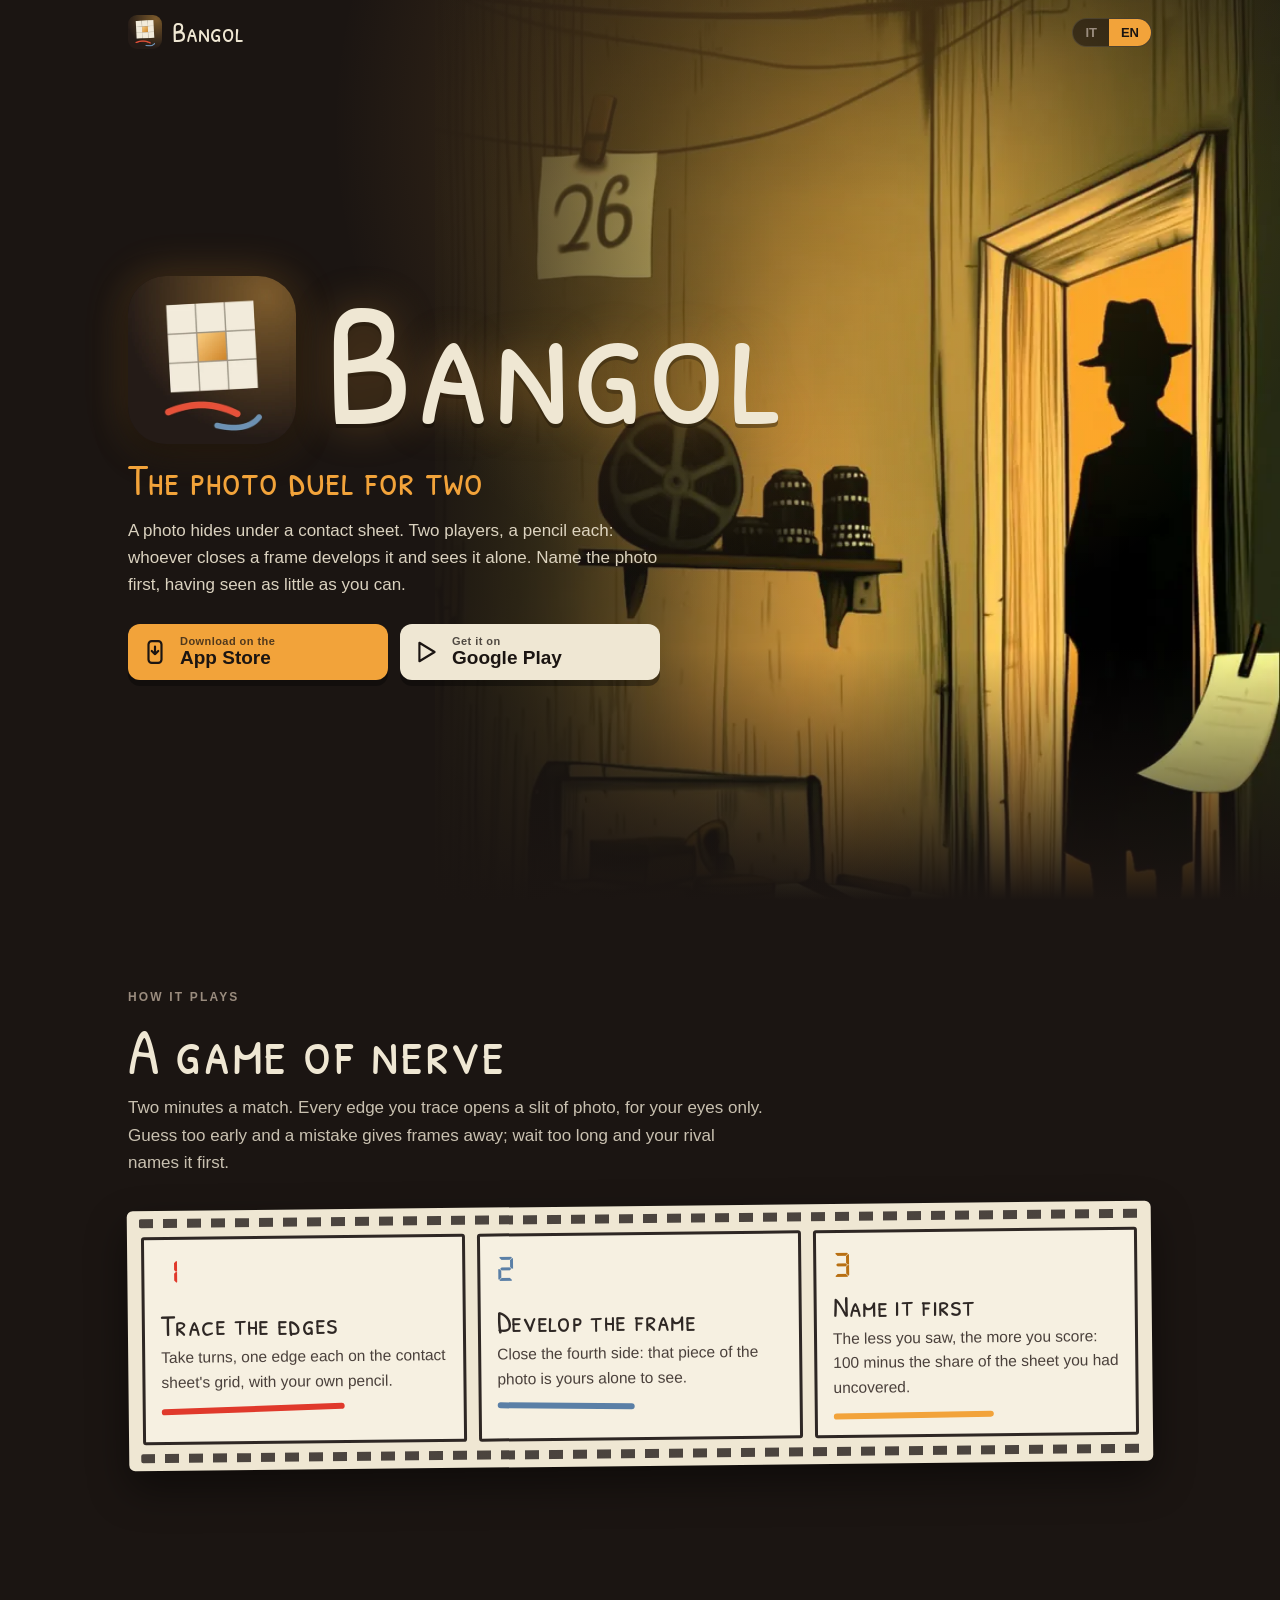
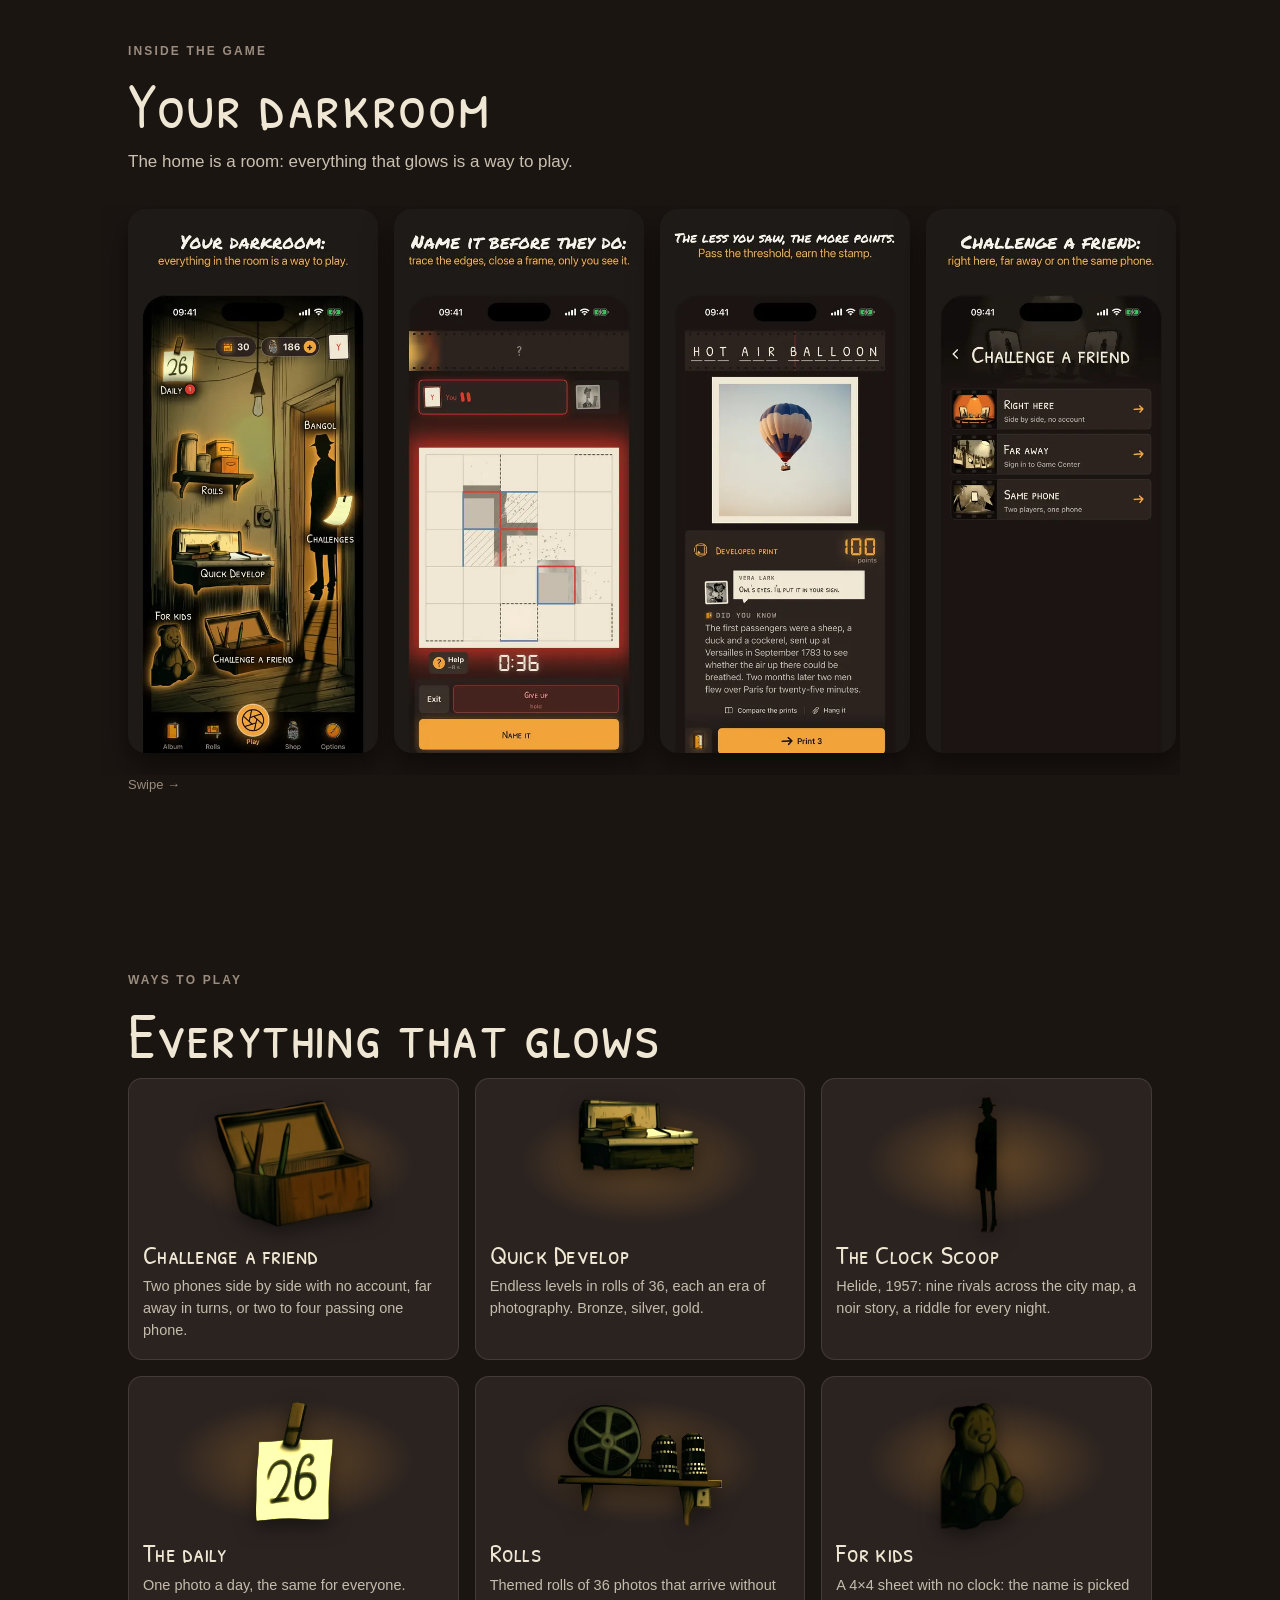
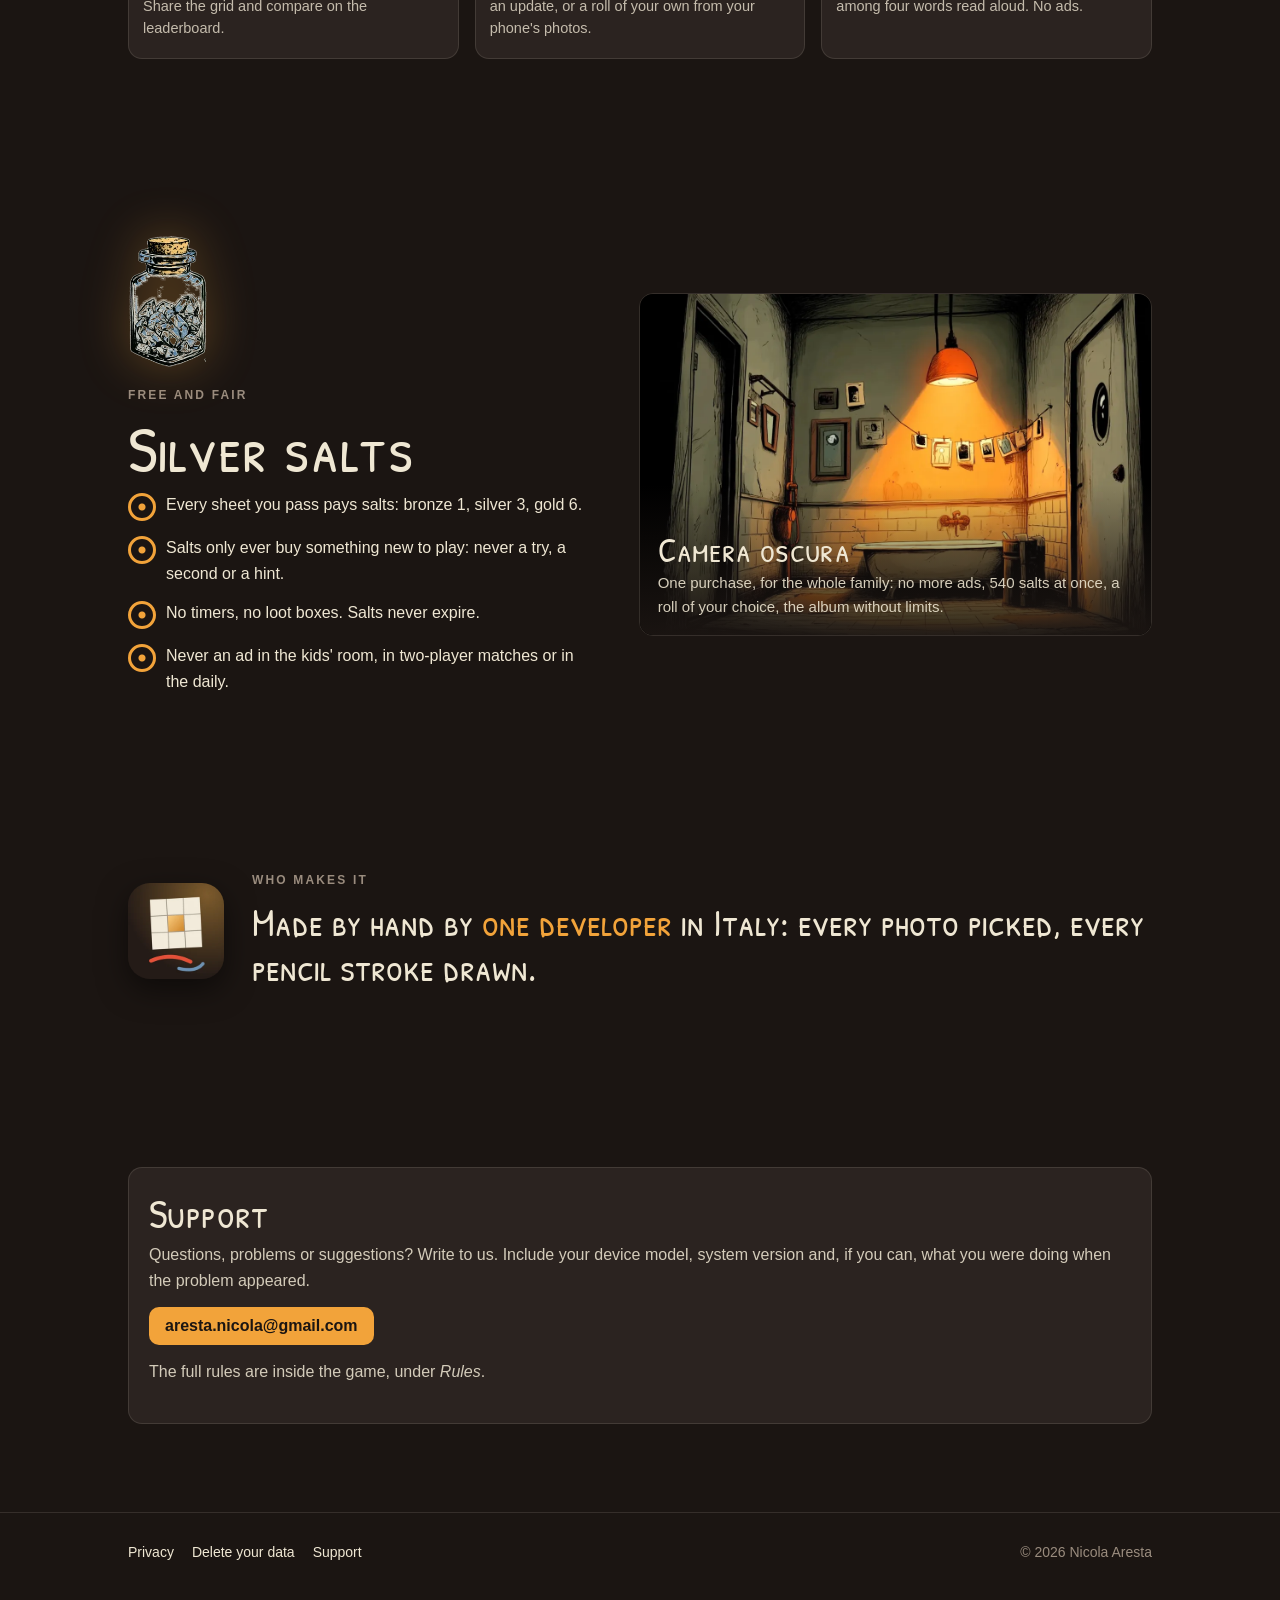
<file: index.html>
<!doctype html>
<html lang="it">
<head>
<meta charset="utf-8">
<meta name="viewport" content="width=device-width,initial-scale=1,viewport-fit=cover">
<title>Bangol – Il duello foto a due</title>
<meta name="description" content="Bangol: una foto sotto un provino a contatto, due giocatori, una matita a testa. Nominala per primo, vedendone il meno possibile. Per iPhone, iPad e Android.">
<meta name="theme-color" content="#1B1512">
<meta property="og:title" content="Bangol – Il duello foto a due">
<meta property="og:description" content="Una foto sotto un provino a contatto: nominala per primo, vedendone il meno possibile.">
<meta property="og:image" content="https://nicobass86.github.io/bangol-site/img/og.jpg">
<meta property="og:type" content="website">
<meta name="twitter:card" content="summary_large_image">
<meta name="apple-itunes-app" content="app-id=6811360804">
<link rel="icon" type="image/png" href="favicon.png">
<link rel="apple-touch-icon" href="apple-touch-icon.png">
<link rel="preload" href="fonts/PatrickHandSC-Regular.woff2" as="font" type="font/woff2" crossorigin>
<link rel="stylesheet" href="style.css">
<script>
// Italian first; an English browser, #en or the switch shows the English.
(function () {
  var en = location.hash === "#en";
  try { var s = localStorage.getItem("lang"); if (s) en = s === "en"; else if (!en) en = !/^it\b/i.test(navigator.language || "it"); } catch (e) {}
  if (en) { document.documentElement.classList.add("en"); document.documentElement.lang = "en"; }
})();
function setLang(l) {
  document.documentElement.classList.toggle("en", l === "en");
  document.documentElement.lang = l;
  try { localStorage.setItem("lang", l); } catch (e) {}
}
</script>
</head>
<body class="i18n">

<header class="top">
  <div class="wrap">
    <a class="brand" href="#"><img src="img/icon.webp" alt="" width="34" height="34">Bangol</a>
    <div class="lang" role="group" aria-label="Lingua / Language">
      <button type="button" data-l="it" onclick="setLang('it')">IT</button>
      <button type="button" data-l="en" onclick="setLang('en')">EN</button>
    </div>
  </div>
</header>

<main>
<section class="hero" aria-labelledby="title">
  <div class="art" role="img" aria-label="La stanza di Bangol: una camera oscura disegnata a matita, con la lampada accesa"></div>
  <div class="glow" aria-hidden="true"></div>
  <div class="wrap">
    <div class="title-row"><img class="app-icon" src="img/icon-hero.webp" alt="" width="192" height="192"><h1 id="title">Bangol</h1></div>
    <p class="tagline"><span lang="it">Il duello foto a due</span><span lang="en">The photo duel for two</span></p>
    <p class="lede">
      <span lang="it">Una foto si nasconde sotto un provino a contatto. Due giocatori, una matita a testa: chi chiude un fotogramma lo sviluppa e lo vede solo lui. Dai un nome alla foto per primo, avendone visto il meno possibile.</span>
      <span lang="en">A photo hides under a contact sheet. Two players, a pencil each: whoever closes a frame develops it and sees it alone. Name the photo first, having seen as little as you can.</span>
    </p>
    <div class="stores">
      <a class="store amber" href="https://apps.apple.com/app/id6811360804">
        <svg viewBox="0 0 24 24" aria-hidden="true"><rect x="6" y="2" width="12" height="20" rx="3" fill="none" stroke="currentColor" stroke-width="2"/><path d="M12 7v7m-3-3 3 3 3-3" fill="none" stroke="currentColor" stroke-width="2" stroke-linecap="round" stroke-linejoin="round"/></svg>
        <span><small lang="it">Scarica su</small><small lang="en">Download on the</small><b>App Store</b></span>
      </a>
      <a class="store" href="https://play.google.com/store/apps/details?id=com.nixare.bangol">
        <svg viewBox="0 0 24 24" aria-hidden="true"><path d="M5 3.5v17l14-8.5z" fill="none" stroke="currentColor" stroke-width="2" stroke-linejoin="round"/></svg>
        <span><small lang="it">Disponibile su</small><small lang="en">Get it on</small><b>Google Play</b></span>
      </a>
    </div>
  </div>
</section>

<section id="come" aria-labelledby="how">
  <div class="wrap">
    <p class="kicker"><span lang="it">Come si gioca</span><span lang="en">How it plays</span></p>
    <h2 class="section-title" id="how"><span lang="it">Un gioco di nervi</span><span lang="en">A game of nerve</span></h2>
    <p class="section-lede">
      <span lang="it">Due minuti a partita. Ogni lato che tracci apre una fessura di foto, solo per i tuoi occhi. Tenta troppo presto e un errore regala fotogrammi; aspetta troppo e la nomina prima l'altro.</span>
      <span lang="en">Two minutes a match. Every edge you trace opens a slit of photo, for your eyes only. Guess too early and a mistake gives frames away; wait too long and your rival names it first.</span>
    </p>
    <div class="sheet">
      <ol class="frames" role="list" style="list-style:none;margin:0;padding:0">
        <li class="frame"><span class="n" aria-hidden="true">1</span><div>
          <h3><span lang="it">Traccia i lati</span><span lang="en">Trace the edges</span></h3>
          <p><span lang="it">A turno, un lato a testa sulla griglia del provino, con la tua matita.</span><span lang="en">Take turns, one edge each on the contact sheet's grid, with your own pencil.</span></p>
          <span class="mark r" aria-hidden="true"></span></div></li>
        <li class="frame"><span class="n" aria-hidden="true">2</span><div>
          <h3><span lang="it">Sviluppa il fotogramma</span><span lang="en">Develop the frame</span></h3>
          <p><span lang="it">Chiudi il quarto lato: quel pezzo di foto lo vedi solo tu.</span><span lang="en">Close the fourth side: that piece of the photo is yours alone to see.</span></p>
          <span class="mark b" aria-hidden="true"></span></div></li>
        <li class="frame"><span class="n" aria-hidden="true">3</span><div>
          <h3><span lang="it">Nominala per primo</span><span lang="en">Name it first</span></h3>
          <p><span lang="it">Meno hai visto, più fai punti: 100 meno la quota di foglio che avevi scoperto.</span><span lang="en">The less you saw, the more you score: 100 minus the share of the sheet you had uncovered.</span></p>
          <span class="mark a" aria-hidden="true"></span></div></li>
      </ol>
    </div>
  </div>
</section>

<section aria-labelledby="look">
  <div class="wrap">
    <p class="kicker"><span lang="it">Dentro il gioco</span><span lang="en">Inside the game</span></p>
    <h2 class="section-title" id="look"><span lang="it">La tua camera oscura</span><span lang="en">Your darkroom</span></h2>
    <p class="section-lede"><span lang="it">La home è una stanza: ogni cosa che brilla è un modo di giocare.</span><span lang="en">The home is a room: everything that glows is a way to play.</span></p>
    <div class="strip" lang="it" tabindex="0" aria-label="Schermate">
      <figure><img src="img/shot_it_1.webp" alt="La home: la camera oscura, ogni oggetto un modo di giocare" width="460" height="1000" loading="lazy"></figure>
      <figure><img src="img/shot_it_3.webp" alt="Una partita: il provino, i lati tracciati, l'orologio" width="460" height="1000" loading="lazy"></figure>
      <figure><img src="img/shot_it_5.webp" alt="Il risultato: la foto svelata e il punteggio" width="460" height="1000" loading="lazy"></figure>
      <figure><img src="img/shot_it_2.webp" alt="Sfida un amico: qui accanto, a distanza, stesso telefono" width="460" height="1000" loading="lazy"></figure>
      <figure><img src="img/shot_it_4.webp" alt="Sviluppo rapido: livelli senza fine in rullini da 36" width="460" height="1000" loading="lazy"></figure>
      <figure><img src="img/shot_it_6.webp" alt="La storia: la mappa di Helide, nove rivali" width="460" height="1000" loading="lazy"></figure>
      <figure><img src="img/shot_it_7.webp" alt="Per i piccoli: nessun orologio, quattro parole" width="460" height="1000" loading="lazy"></figure>
      <figure><img src="img/shot_it_8.webp" alt="Il registro: stampe, record, giorni di fila" width="460" height="1000" loading="lazy"></figure>
    </div>
    <div class="strip" lang="en" tabindex="0" aria-label="Screenshots">
      <figure><img src="img/shot_en_1.webp" alt="The home: the darkroom, every object a way to play" width="460" height="1000" loading="lazy"></figure>
      <figure><img src="img/shot_en_3.webp" alt="A match: the contact sheet, traced edges, the clock" width="460" height="1000" loading="lazy"></figure>
      <figure><img src="img/shot_en_5.webp" alt="The result: the photo revealed and the score" width="460" height="1000" loading="lazy"></figure>
      <figure><img src="img/shot_en_2.webp" alt="Challenge a friend: right here, far away, same phone" width="460" height="1000" loading="lazy"></figure>
      <figure><img src="img/shot_en_4.webp" alt="Quick Develop: endless levels in rolls of 36" width="460" height="1000" loading="lazy"></figure>
      <figure><img src="img/shot_en_6.webp" alt="The story: the map of Helide, nine rivals" width="460" height="1000" loading="lazy"></figure>
      <figure><img src="img/shot_en_7.webp" alt="For kids: no clock, four words" width="460" height="1000" loading="lazy"></figure>
      <figure><img src="img/shot_en_8.webp" alt="The register: prints, records, streaks" width="460" height="1000" loading="lazy"></figure>
    </div>
    <p class="strip-hint" aria-hidden="true"><span lang="it">Scorri →</span><span lang="en">Swipe →</span></p>
  </div>
</section>

<section aria-labelledby="modes">
  <div class="wrap">
    <p class="kicker"><span lang="it">I modi di giocare</span><span lang="en">Ways to play</span></p>
    <h2 class="section-title" id="modes"><span lang="it">Ogni cosa che brilla</span><span lang="en">Everything that glows</span></h2>
    <div class="modes">
      <article class="mode"><div class="pic"><img src="img/obj_friend.webp" alt="" loading="lazy"></div>
        <h3><span lang="it">Sfida un amico</span><span lang="en">Challenge a friend</span></h3>
        <p><span lang="it">Due telefoni fianco a fianco senza account, a distanza a turni, o da due a quattro passandovi il telefono.</span><span lang="en">Two phones side by side with no account, far away in turns, or two to four passing one phone.</span></p></article>
      <article class="mode"><div class="pic"><img src="img/obj_quick_glow.webp" alt="" loading="lazy"></div>
        <h3><span lang="it">Sviluppo rapido</span><span lang="en">Quick Develop</span></h3>
        <p><span lang="it">Livelli senza fine in rullini da 36, ognuno un'epoca della fotografia. Bronzo, argento, oro.</span><span lang="en">Endless levels in rolls of 36, each an era of photography. Bronze, silver, gold.</span></p></article>
      <article class="mode"><div class="pic"><img src="img/obj_story.webp" alt="" loading="lazy"></div>
        <h3><span lang="it">Lo scoop dell'Orologio</span><span lang="en">The Clock Scoop</span></h3>
        <p><span lang="it">Helide, 1957: nove rivali sulla mappa della città, una storia noir, un indovinello per ogni notte.</span><span lang="en">Helide, 1957: nine rivals across the city map, a noir story, a riddle for every night.</span></p></article>
      <article class="mode"><div class="pic"><img src="img/obj_daily.webp" alt="" loading="lazy"></div>
        <h3><span lang="it">La giornaliera</span><span lang="en">The daily</span></h3>
        <p><span lang="it">Una foto al giorno, uguale per tutti. Condividi la griglia e confrontati sulla classifica.</span><span lang="en">One photo a day, the same for everyone. Share the grid and compare on the leaderboard.</span></p></article>
      <article class="mode"><div class="pic"><img src="img/obj_rullini.webp" alt="" loading="lazy"></div>
        <h3><span lang="it">Rullini</span><span lang="en">Rolls</span></h3>
        <p><span lang="it">Rullini a tema da 36 foto che arrivano senza aggiornamento, o un rullino tuo con le foto del telefono.</span><span lang="en">Themed rolls of 36 photos that arrive without an update, or a roll of your own from your phone's photos.</span></p></article>
      <article class="mode"><div class="pic"><img src="img/obj_kids.webp" alt="" loading="lazy"></div>
        <h3><span lang="it">Per i piccoli</span><span lang="en">For kids</span></h3>
        <p><span lang="it">Un foglio 4×4 senza orologio: il nome si sceglie fra quattro parole lette ad alta voce. Niente pubblicità.</span><span lang="en">A 4×4 sheet with no clock: the name is picked among four words read aloud. No ads.</span></p></article>
    </div>
  </div>
</section>

<section aria-labelledby="fair">
  <div class="wrap fair">
    <div>
      <img class="jar" src="img/salt.webp" alt="" width="80" loading="lazy">
      <p class="kicker"><span lang="it">Gratis e onesto</span><span lang="en">Free and fair</span></p>
      <h2 class="section-title" id="fair"><span lang="it">Sali d'argento</span><span lang="en">Silver salts</span></h2>
      <ul>
        <li><span><span lang="it">Ogni foglio passato paga in sali: bronzo 1, argento 3, oro 6.</span><span lang="en">Every sheet you pass pays salts: bronze 1, silver 3, gold 6.</span></span></li>
        <li><span><span lang="it">I sali comprano solo qualcosa di nuovo da giocare: mai un tentativo, un secondo o un aiuto.</span><span lang="en">Salts only ever buy something new to play: never a try, a second or a hint.</span></span></li>
        <li><span><span lang="it">Niente timer, niente loot box. I sali non scadono mai.</span><span lang="en">No timers, no loot boxes. Salts never expire.</span></span></li>
        <li><span><span lang="it">Mai pubblicità nella stanza dei piccoli, nelle partite a due e nella giornaliera.</span><span lang="en">Never an ad in the kids' room, in two-player matches or in the daily.</span></span></li>
      </ul>
    </div>
    <figure class="door">
      <img src="img/darkroom.webp" alt="La Camera oscura: la lampada rossa accesa sulle stampe ad asciugare" width="1200" height="800" loading="lazy">
      <figcaption>
        <h3>Camera oscura</h3>
        <p><span lang="it">Un acquisto solo, per tutta la famiglia: niente più pubblicità, 540 sali subito, un rullino a scelta, l'album senza limiti.</span><span lang="en">One purchase, for the whole family: no more ads, 540 salts at once, a roll of your choice, the album without limits.</span></p>
      </figcaption>
    </figure>
  </div>
</section>

<section aria-labelledby="maker">
  <div class="wrap maker">
    <img src="img/icon.webp" alt="" width="96" height="96" loading="lazy">
    <div>
      <p class="kicker" id="maker"><span lang="it">Chi lo fa</span><span lang="en">Who makes it</span></p>
      <blockquote>
        <span lang="it">Fatto a mano da <span class="hl">uno sviluppatore solo</span>, in Italia: ogni foto scelta, ogni tratto a matita.</span>
        <span lang="en">Made by hand by <span class="hl">one developer</span> in Italy: every photo picked, every pencil stroke drawn.</span>
      </blockquote>
    </div>
  </div>
</section>

<section id="supporto" aria-labelledby="support">
  <div class="wrap">
    <div class="card">
      <h2 id="support"><span lang="it">Supporto</span><span lang="en">Support</span></h2>
      <p><span lang="it">Domande, problemi o suggerimenti? Scrivici. Indica il modello del dispositivo, la versione del sistema e, se puoi, cosa stavi facendo quando è comparso il problema.</span><span lang="en">Questions, problems or suggestions? Write to us. Include your device model, system version and, if you can, what you were doing when the problem appeared.</span></p>
      <p><a class="mail" href="mailto:aresta.nicola@gmail.com?subject=Bangol">aresta.nicola@gmail.com</a></p>
      <p><span lang="it">Le regole complete sono nel gioco, dal menu <em>Regole</em>.</span><span lang="en">The full rules are inside the game, under <em>Rules</em>.</span></p>
    </div>
  </div>
</section>
</main>

<footer>
  <div class="wrap">
    <nav aria-label="Pagine / Pages">
      <a href="privacy.html">Privacy</a>
      <a href="delete-data.html"><span lang="it">Cancellare i dati</span><span lang="en">Delete your data</span></a>
      <a href="#supporto"><span lang="it">Supporto</span><span lang="en">Support</span></a>
    </nav>
    <span>© 2026 Nicola Aresta</span>
  </div>
</footer>
</body>
</html>
</file>
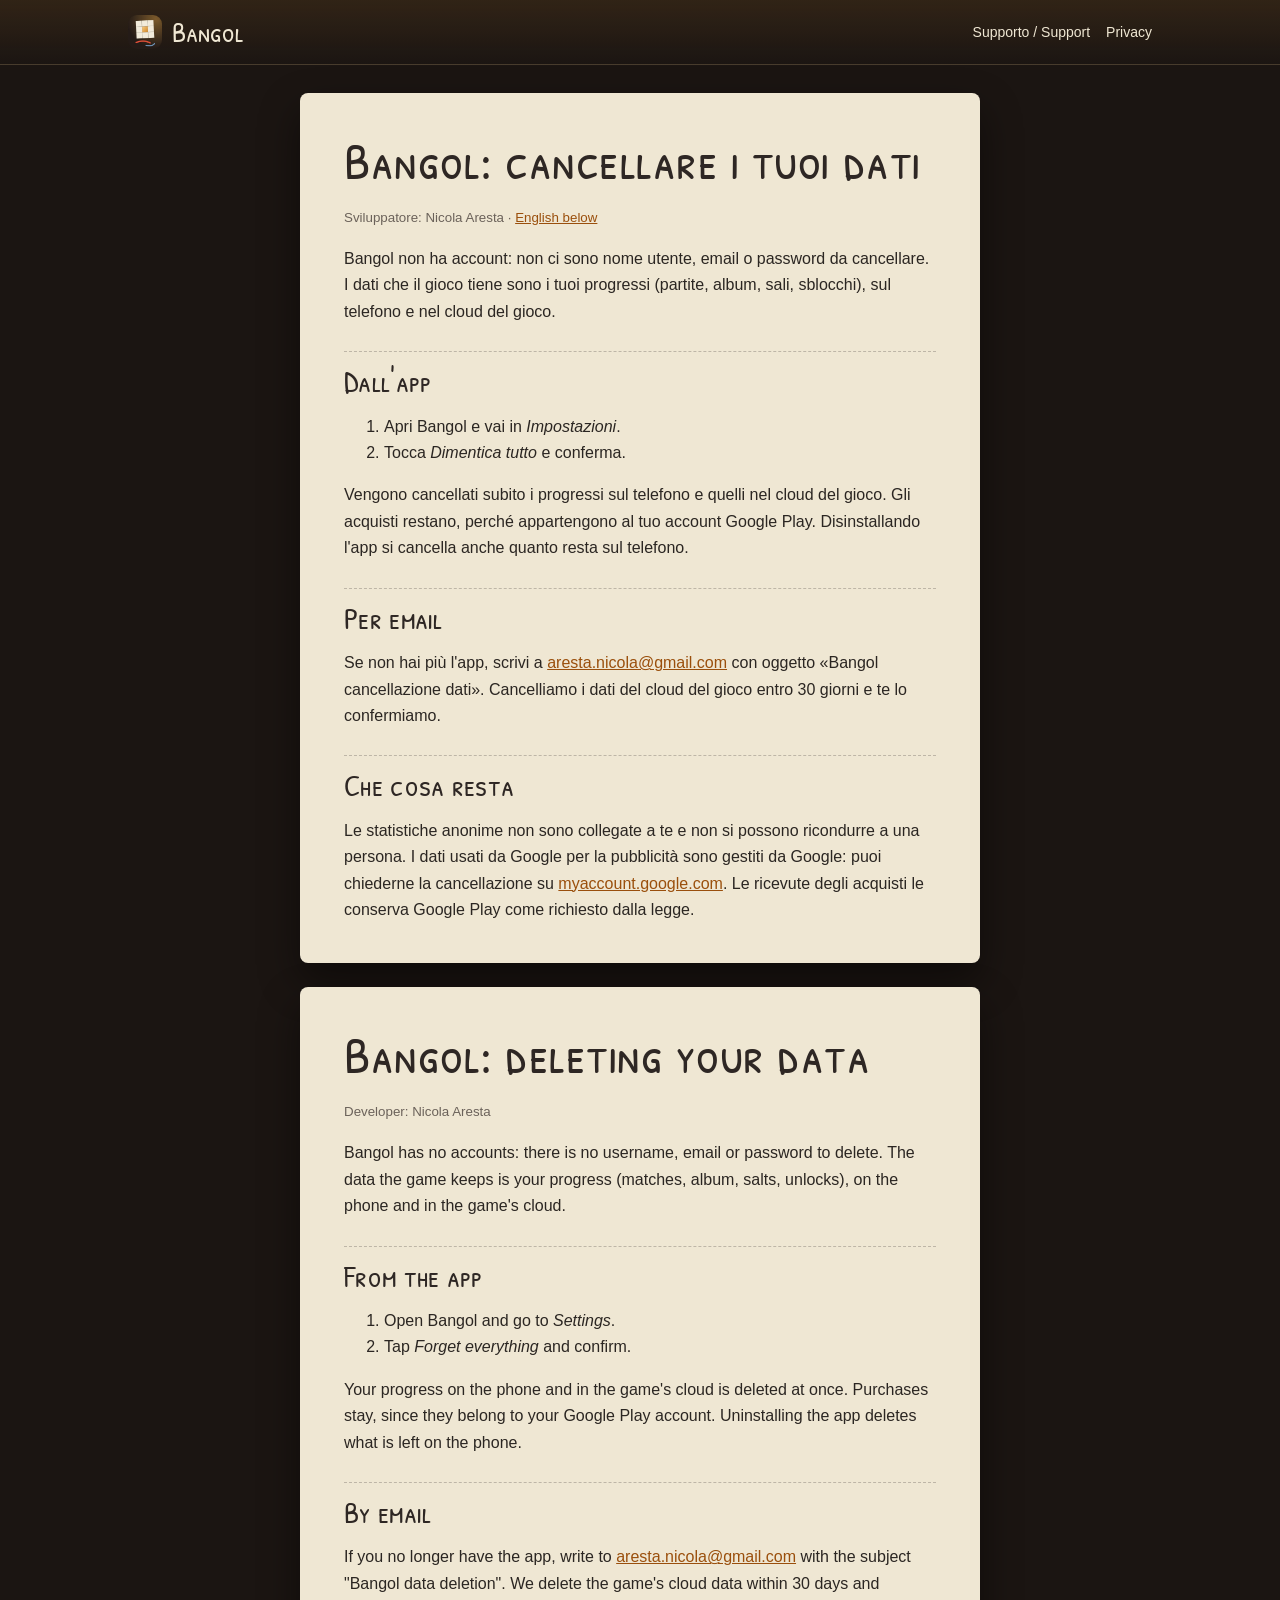
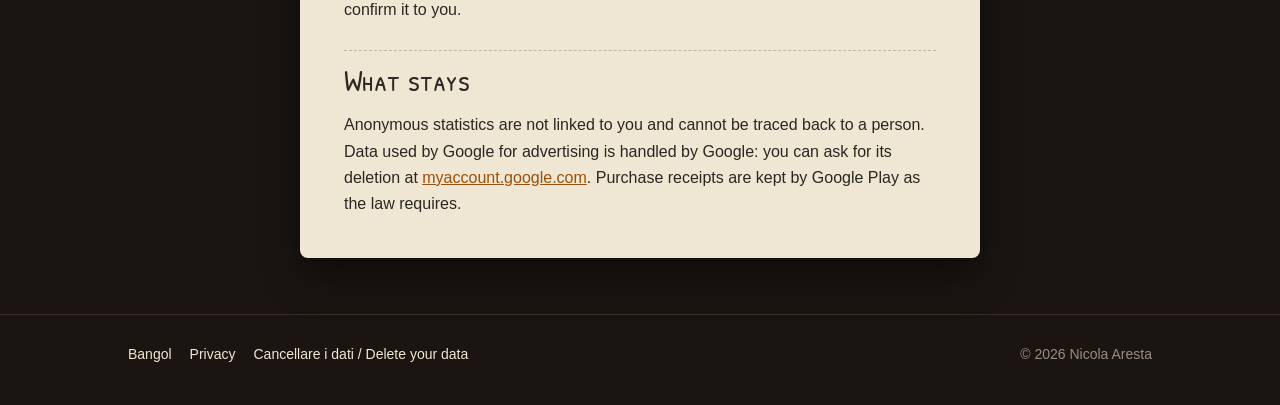
<file: delete-data.html>
<!doctype html><html lang="it"><head><meta charset="utf-8"><meta name="viewport" content="width=device-width,initial-scale=1"><title>Bangol – Cancellare i dati</title><meta name="theme-color" content="#1B1512"><link rel="icon" type="image/png" href="favicon.png"><link rel="apple-touch-icon" href="apple-touch-icon.png"><link rel="stylesheet" href="style.css"></head><body>
<header class="page-top"><div class="wrap"><a class="brand" href="index.html"><img src="img/icon.webp" alt="" width="34" height="34">Bangol</a>
<nav aria-label="Pagine / Pages"><a href="index.html#supporto">Supporto / Support</a><a href="privacy.html">Privacy</a></nav></div></header>
<main class="doc">
<article class="paper" lang="it">
<h1>Bangol: cancellare i tuoi dati</h1>
<p><small>Sviluppatore: Nicola Aresta · <a href="#en">English below</a></small></p>
<p>Bangol non ha account: non ci sono nome utente, email o password da cancellare. I dati che il gioco tiene sono i tuoi progressi (partite, album, sali, sblocchi), sul telefono e nel cloud del gioco.</p>
<h2>Dall'app</h2>
<ol>
<li>Apri Bangol e vai in <em>Impostazioni</em>.</li>
<li>Tocca <em>Dimentica tutto</em> e conferma.</li>
</ol>
<p>Vengono cancellati subito i progressi sul telefono e quelli nel cloud del gioco. Gli acquisti restano, perché appartengono al tuo account Google Play. Disinstallando l'app si cancella anche quanto resta sul telefono.</p>
<h2>Per email</h2>
<p>Se non hai più l'app, scrivi a <a href="mailto:aresta.nicola@gmail.com?subject=Bangol%20cancellazione%20dati">aresta.nicola@gmail.com</a> con oggetto «Bangol cancellazione dati». Cancelliamo i dati del cloud del gioco entro 30 giorni e te lo confermiamo.</p>
<h2>Che cosa resta</h2>
<p>Le statistiche anonime non sono collegate a te e non si possono ricondurre a una persona. I dati usati da Google per la pubblicità sono gestiti da Google: puoi chiederne la cancellazione su <a href="https://myaccount.google.com/">myaccount.google.com</a>. Le ricevute degli acquisti le conserva Google Play come richiesto dalla legge.</p>
</article>
<article class="paper" lang="en"><h1 id="en">Bangol: deleting your data</h1>
<p><small>Developer: Nicola Aresta</small></p>
<p>Bangol has no accounts: there is no username, email or password to delete. The data the game keeps is your progress (matches, album, salts, unlocks), on the phone and in the game's cloud.</p>
<h2>From the app</h2>
<ol>
<li>Open Bangol and go to <em>Settings</em>.</li>
<li>Tap <em>Forget everything</em> and confirm.</li>
</ol>
<p>Your progress on the phone and in the game's cloud is deleted at once. Purchases stay, since they belong to your Google Play account. Uninstalling the app deletes what is left on the phone.</p>
<h2>By email</h2>
<p>If you no longer have the app, write to <a href="mailto:aresta.nicola@gmail.com?subject=Bangol%20data%20deletion">aresta.nicola@gmail.com</a> with the subject "Bangol data deletion". We delete the game's cloud data within 30 days and confirm it to you.</p>
<h2>What stays</h2>
<p>Anonymous statistics are not linked to you and cannot be traced back to a person. Data used by Google for advertising is handled by Google: you can ask for its deletion at <a href="https://myaccount.google.com/">myaccount.google.com</a>. Purchase receipts are kept by Google Play as the law requires.</p>
</article>
</main>
<footer><div class="wrap"><nav aria-label="Pagine / Pages"><a href="index.html">Bangol</a><a href="privacy.html">Privacy</a><a href="delete-data.html">Cancellare i dati / Delete your data</a></nav><span>© 2026 Nicola Aresta</span></div></footer>
</body></html>
</file>
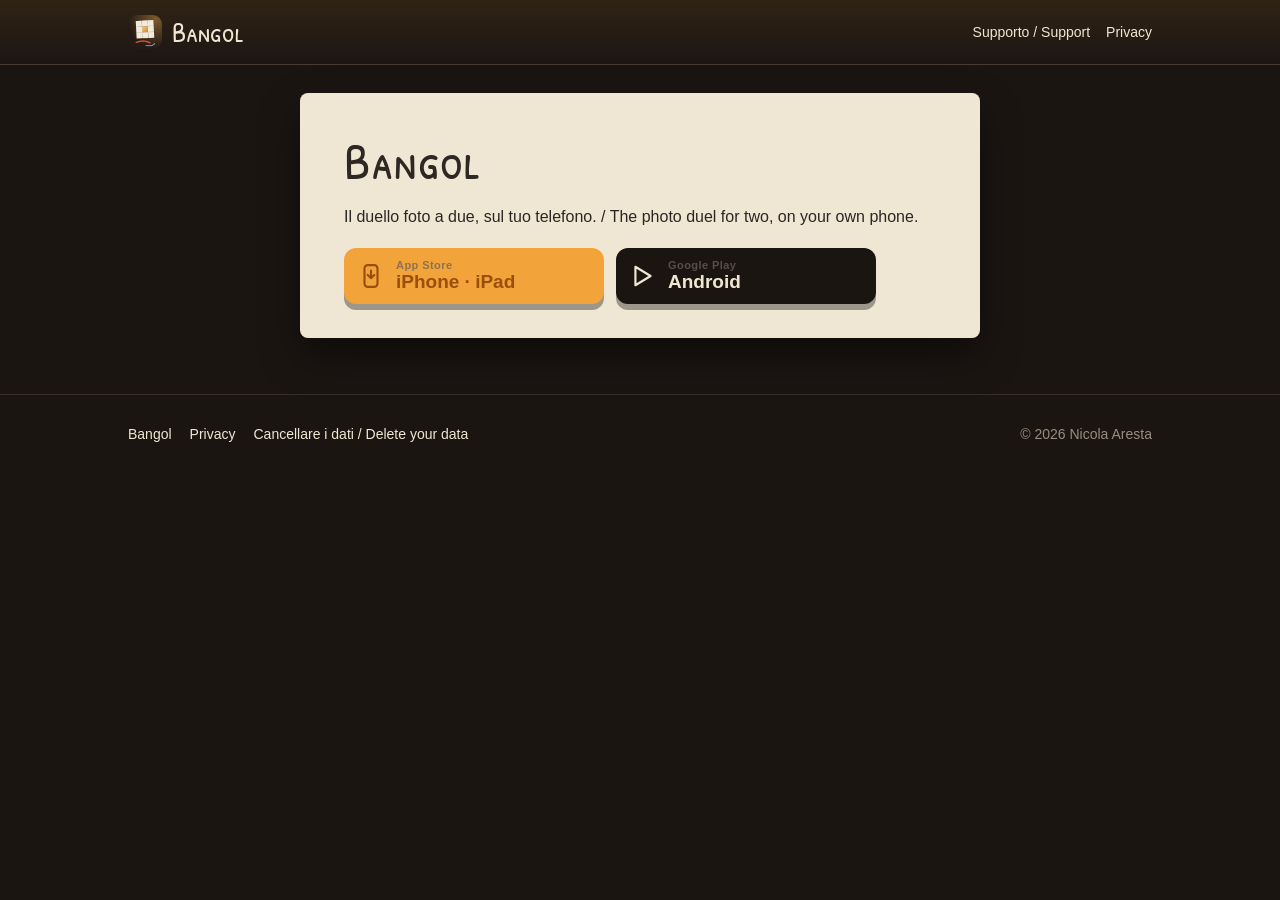
<file: get.html>
<!doctype html><html lang="it"><head><meta charset="utf-8"><meta name="viewport" content="width=device-width,initial-scale=1"><title>Bangol – Scarica</title><meta name="theme-color" content="#1B1512"><link rel="icon" type="image/png" href="favicon.png"><link rel="apple-touch-icon" href="apple-touch-icon.png"><link rel="stylesheet" href="style.css">
<script>
// One link for the QR at the end of a match (09/10/2026): the phone's own store, the referrer
// code passed on where the store keeps it (Play's install referrer; Apple keeps none).
(function () {
  var q = location.search.replace(/^\?/, "");
  var ua = navigator.userAgent || "";
  var apple = "https://apps.apple.com/app/id6811360804?pt=bangol&ct=" + encodeURIComponent(q || "qr") + "&mt=8";
  var play = "https://play.google.com/store/apps/details?id=com.nixare.bangol&referrer=" + encodeURIComponent(q || "utm_source=qr");
  if (/android/i.test(ua)) location.replace(play);
  else if (/iphone|ipad|ipod|macintosh/i.test(ua) && "ontouchend" in document || /iphone|ipad|ipod/i.test(ua)) location.replace(apple);
  window.__stores = { apple: apple, play: play };
})();
</script></head><body>
<header class="page-top"><div class="wrap"><a class="brand" href="index.html"><img src="img/icon.webp" alt="" width="34" height="34">Bangol</a>
<nav aria-label="Pagine / Pages"><a href="index.html#supporto">Supporto / Support</a><a href="privacy.html">Privacy</a></nav></div></header>
<main class="doc">
<article class="paper">
<h1>Bangol</h1>
<p>Il duello foto a due, sul tuo telefono. / The photo duel for two, on your own phone.</p>
<div class="stores">
<a class="store amber" id="apple" href="https://apps.apple.com/app/id6811360804"><svg viewBox="0 0 24 24" aria-hidden="true"><rect x="6" y="2" width="12" height="20" rx="3" fill="none" stroke="currentColor" stroke-width="2"/><path d="M12 7v7m-3-3 3 3 3-3" fill="none" stroke="currentColor" stroke-width="2" stroke-linecap="round" stroke-linejoin="round"/></svg><span><small>App Store</small><b>iPhone · iPad</b></span></a>
<a class="store" style="background:var(--darkroom);color:var(--sheet)" id="play" href="https://play.google.com/store/apps/details?id=com.nixare.bangol"><svg viewBox="0 0 24 24" aria-hidden="true"><path d="M5 3.5v17l14-8.5z" fill="none" stroke="currentColor" stroke-width="2" stroke-linejoin="round"/></svg><span><small>Google Play</small><b>Android</b></span></a>
</div>
</article>
<script>if (window.__stores) { document.getElementById("apple").href = __stores.apple; document.getElementById("play").href = __stores.play; }</script>
</main>
<footer><div class="wrap"><nav aria-label="Pagine / Pages"><a href="index.html">Bangol</a><a href="privacy.html">Privacy</a><a href="delete-data.html">Cancellare i dati / Delete your data</a></nav><span>© 2026 Nicola Aresta</span></div></footer>
</body></html>
</file>
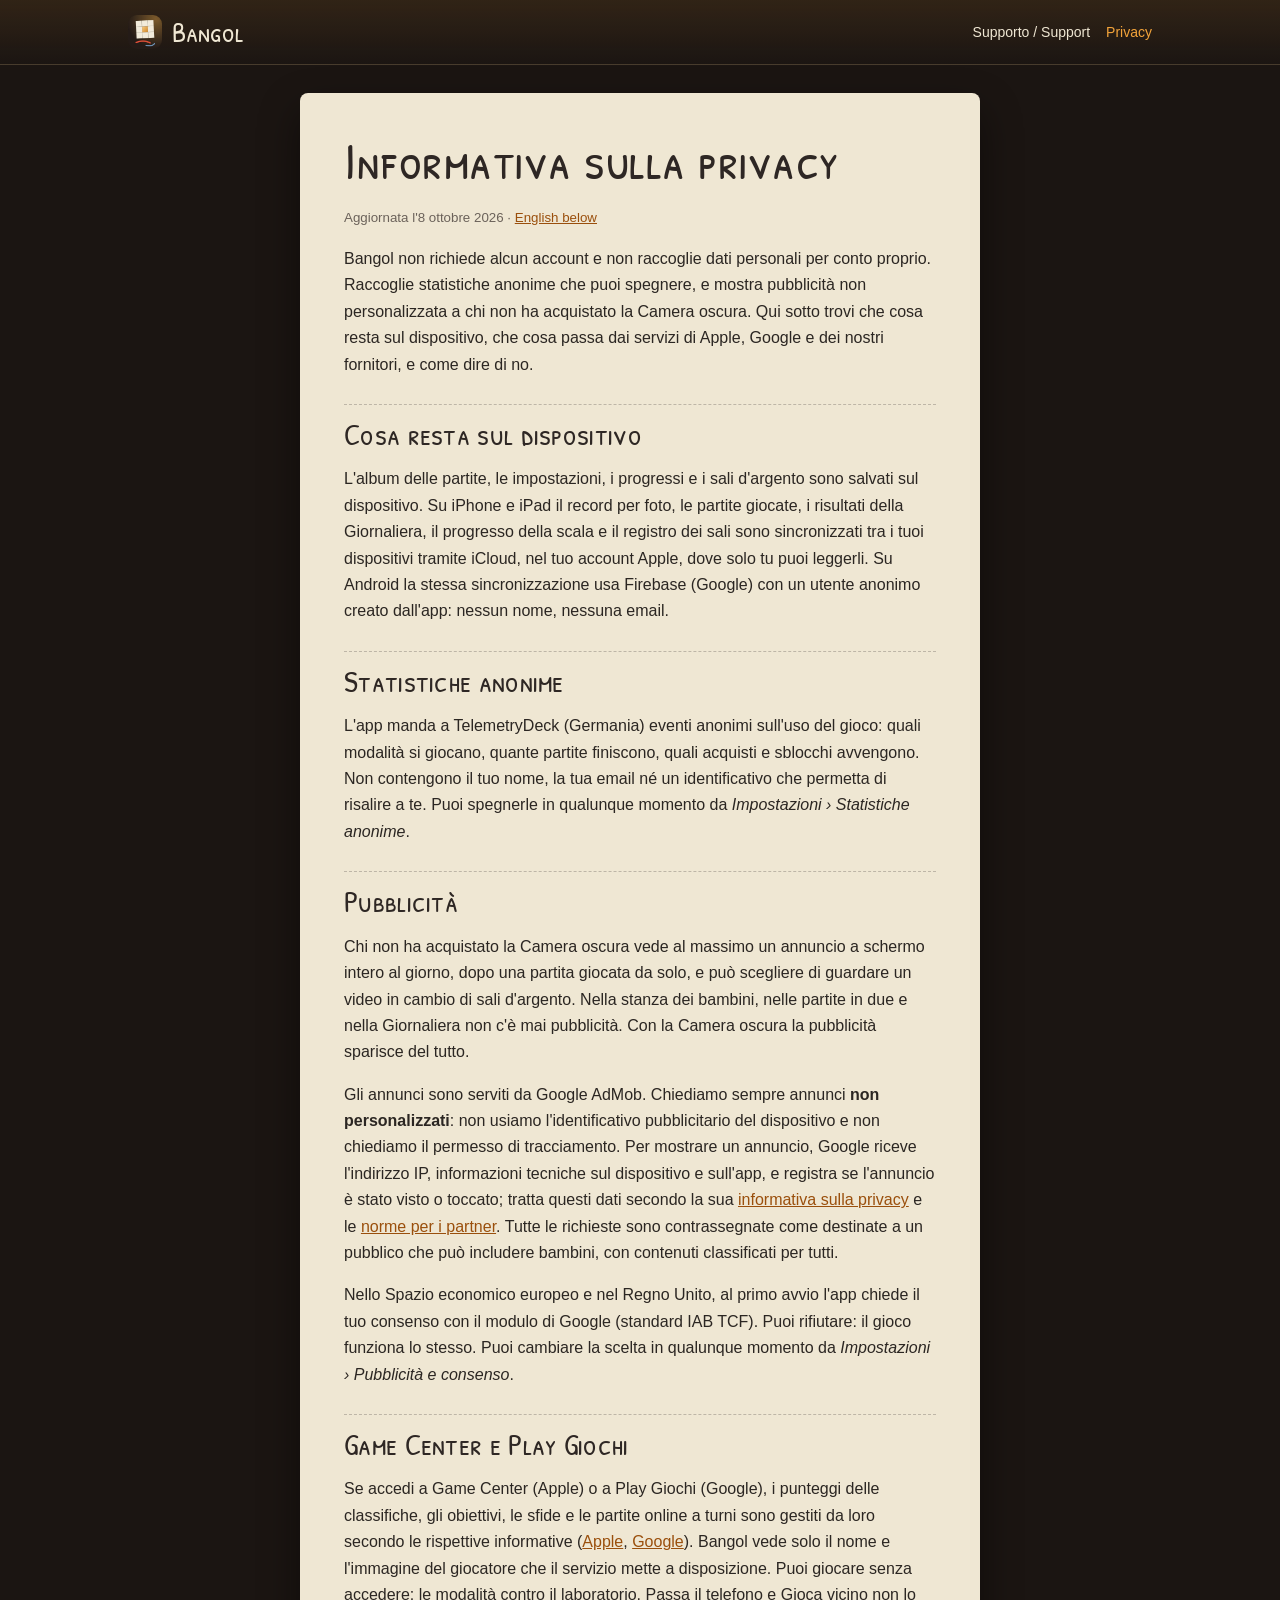
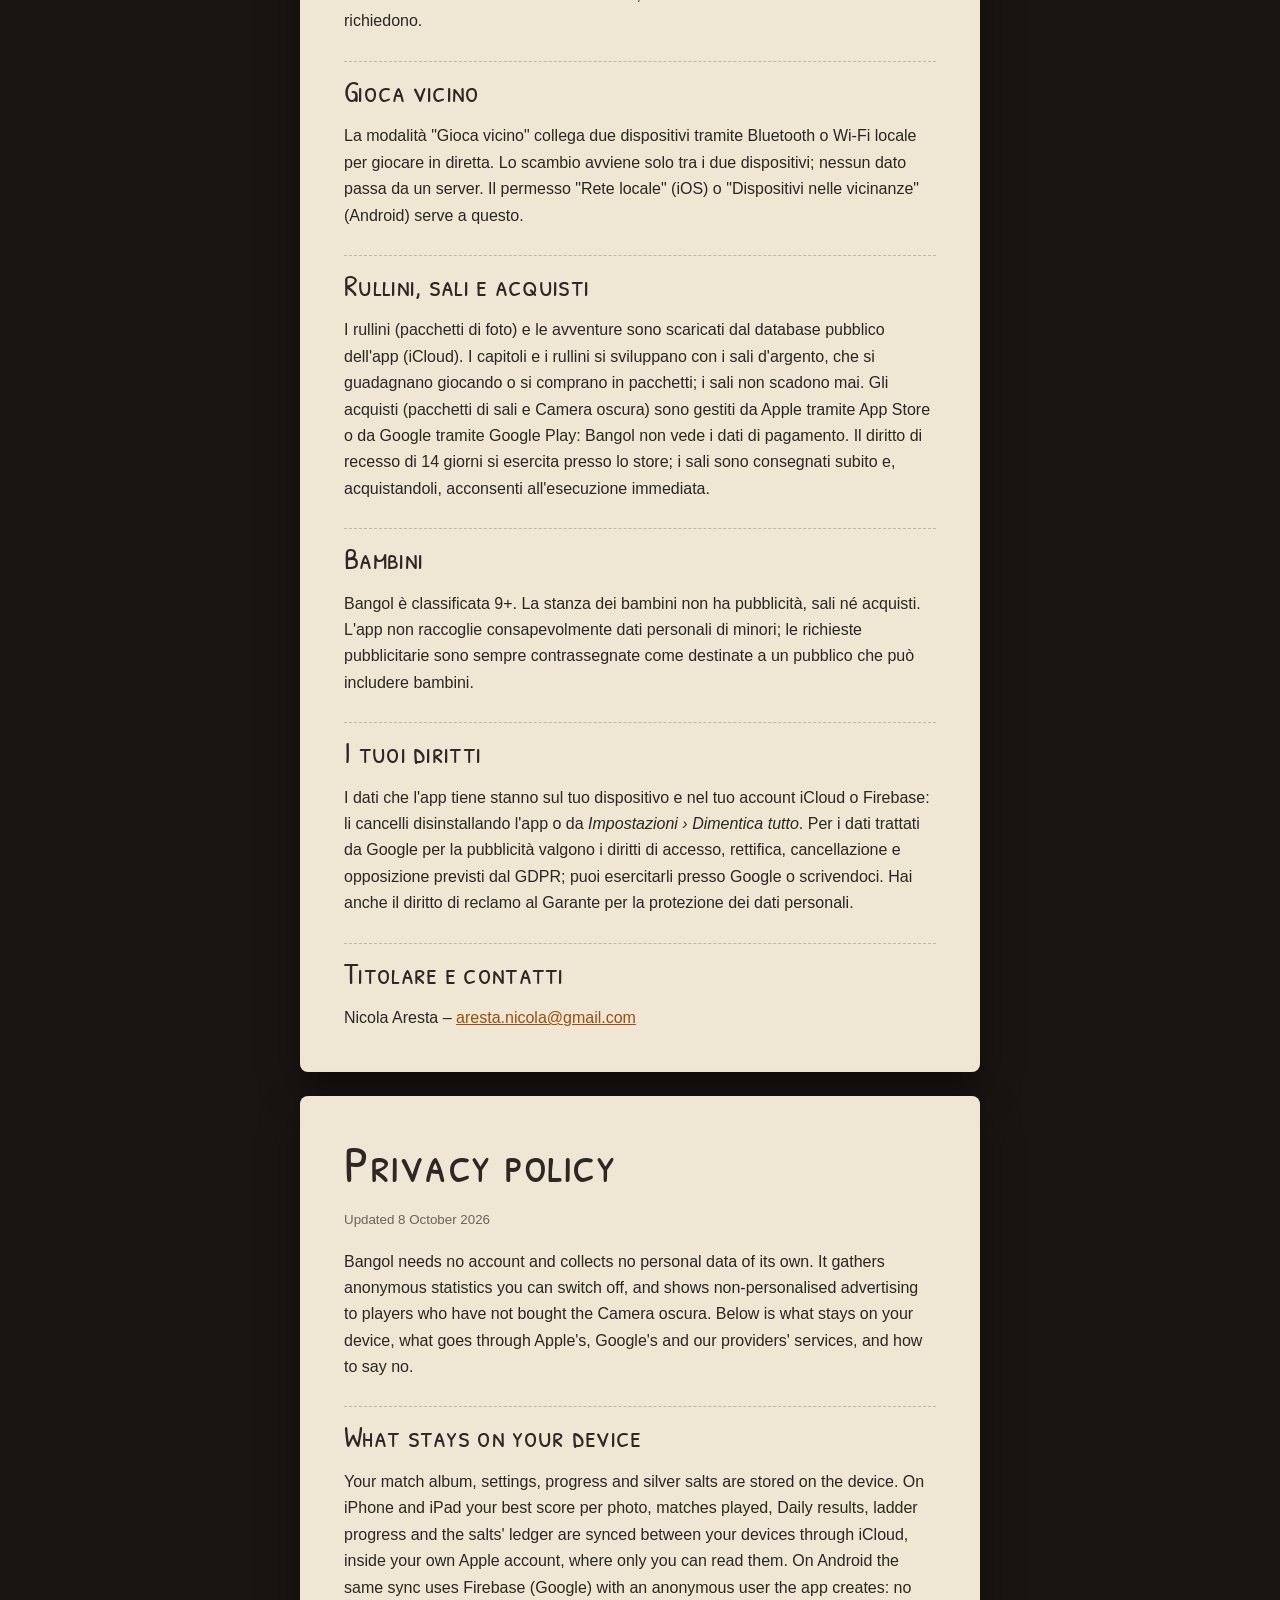
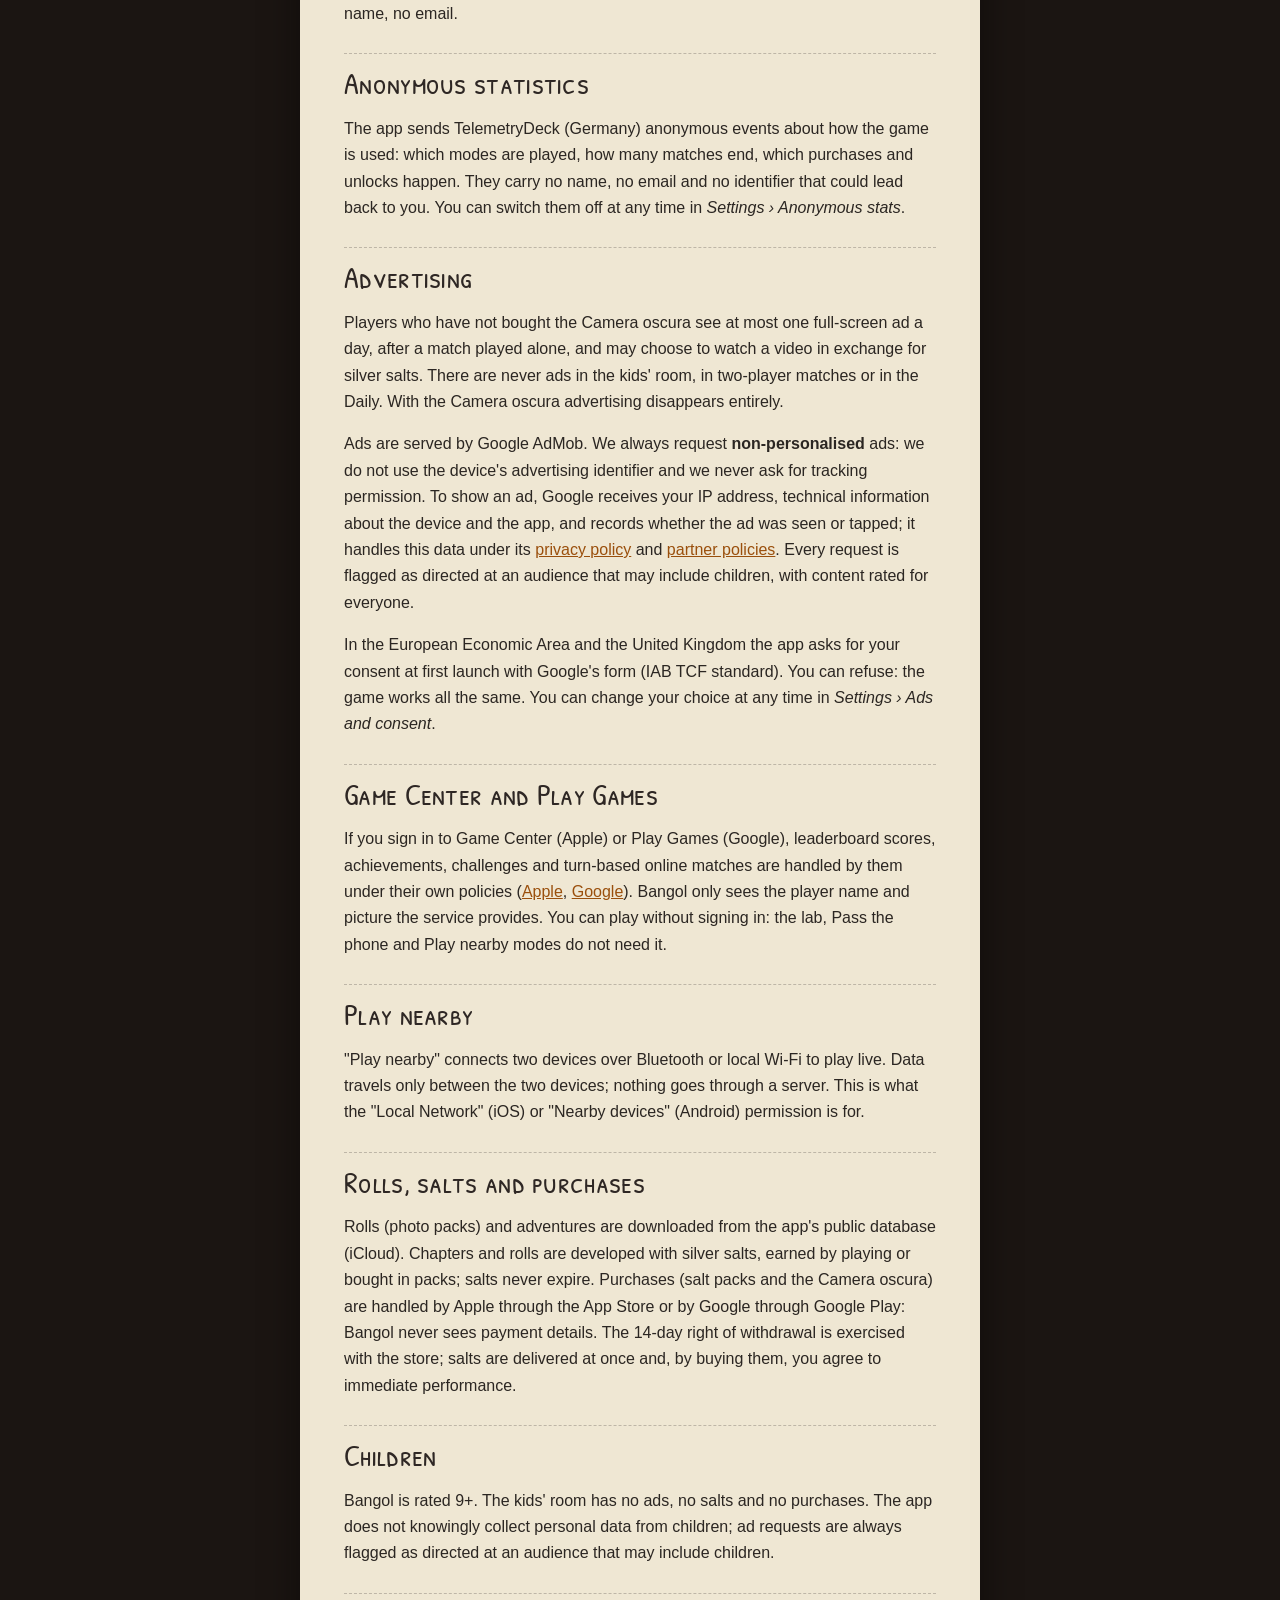
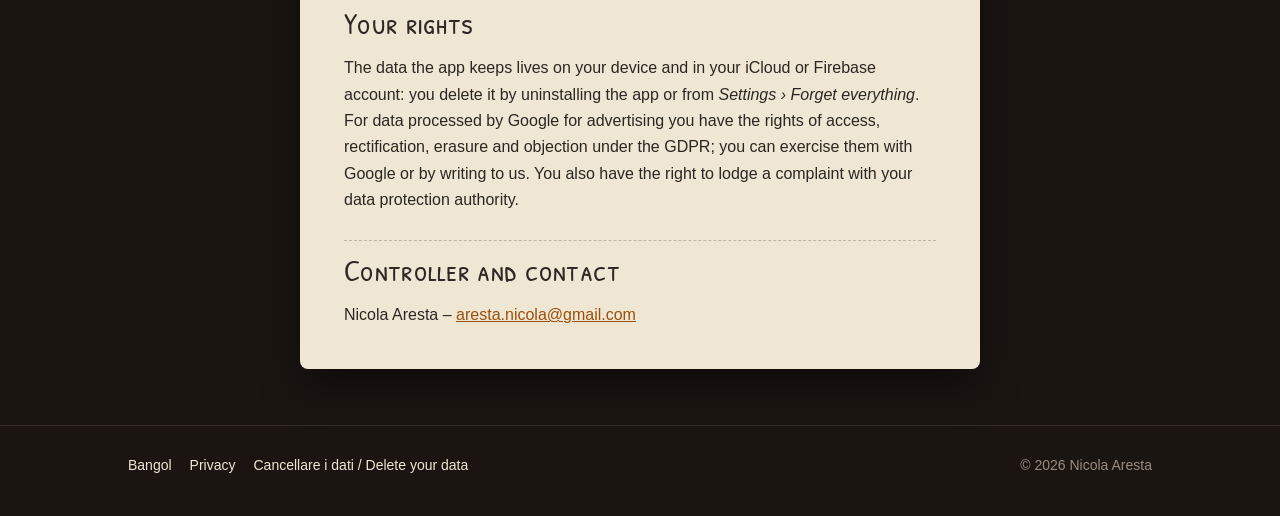
<file: privacy.html>
<!doctype html><html lang="it"><head><meta charset="utf-8"><meta name="viewport" content="width=device-width,initial-scale=1"><title>Bangol – Privacy</title><meta name="theme-color" content="#1B1512"><link rel="icon" type="image/png" href="favicon.png"><link rel="apple-touch-icon" href="apple-touch-icon.png"><link rel="stylesheet" href="style.css"></head><body>
<header class="page-top"><div class="wrap"><a class="brand" href="index.html"><img src="img/icon.webp" alt="" width="34" height="34">Bangol</a>
<nav aria-label="Pagine / Pages"><a href="index.html#supporto">Supporto / Support</a><a href="privacy.html" aria-current="page">Privacy</a></nav></div></header>
<main class="doc">
<article class="paper" lang="it">
<h1>Informativa sulla privacy</h1>
<p><small>Aggiornata l'8 ottobre 2026 · <a href="#en">English below</a></small></p>
<p>Bangol non richiede alcun account e non raccoglie dati personali per conto proprio. Raccoglie statistiche anonime che puoi spegnere, e mostra pubblicità non personalizzata a chi non ha acquistato la Camera oscura. Qui sotto trovi che cosa resta sul dispositivo, che cosa passa dai servizi di Apple, Google e dei nostri fornitori, e come dire di no.</p>
<h2>Cosa resta sul dispositivo</h2>
<p>L'album delle partite, le impostazioni, i progressi e i sali d'argento sono salvati sul dispositivo. Su iPhone e iPad il record per foto, le partite giocate, i risultati della Giornaliera, il progresso della scala e il registro dei sali sono sincronizzati tra i tuoi dispositivi tramite iCloud, nel tuo account Apple, dove solo tu puoi leggerli. Su Android la stessa sincronizzazione usa Firebase (Google) con un utente anonimo creato dall'app: nessun nome, nessuna email.</p>
<h2>Statistiche anonime</h2>
<p>L'app manda a TelemetryDeck (Germania) eventi anonimi sull'uso del gioco: quali modalità si giocano, quante partite finiscono, quali acquisti e sblocchi avvengono. Non contengono il tuo nome, la tua email né un identificativo che permetta di risalire a te. Puoi spegnerle in qualunque momento da <em>Impostazioni › Statistiche anonime</em>.</p>
<h2>Pubblicità</h2>
<p>Chi non ha acquistato la Camera oscura vede al massimo un annuncio a schermo intero al giorno, dopo una partita giocata da solo, e può scegliere di guardare un video in cambio di sali d'argento. Nella stanza dei bambini, nelle partite in due e nella Giornaliera non c'è mai pubblicità. Con la Camera oscura la pubblicità sparisce del tutto.</p>
<p>Gli annunci sono serviti da Google AdMob. Chiediamo sempre annunci <strong>non personalizzati</strong>: non usiamo l'identificativo pubblicitario del dispositivo e non chiediamo il permesso di tracciamento. Per mostrare un annuncio, Google riceve l'indirizzo IP, informazioni tecniche sul dispositivo e sull'app, e registra se l'annuncio è stato visto o toccato; tratta questi dati secondo la sua <a href="https://policies.google.com/privacy">informativa sulla privacy</a> e le <a href="https://policies.google.com/technologies/partner-sites">norme per i partner</a>. Tutte le richieste sono contrassegnate come destinate a un pubblico che può includere bambini, con contenuti classificati per tutti.</p>
<p>Nello Spazio economico europeo e nel Regno Unito, al primo avvio l'app chiede il tuo consenso con il modulo di Google (standard IAB TCF). Puoi rifiutare: il gioco funziona lo stesso. Puoi cambiare la scelta in qualunque momento da <em>Impostazioni › Pubblicità e consenso</em>.</p>
<h2>Game Center e Play Giochi</h2>
<p>Se accedi a Game Center (Apple) o a Play Giochi (Google), i punteggi delle classifiche, gli obiettivi, le sfide e le partite online a turni sono gestiti da loro secondo le rispettive informative (<a href="https://www.apple.com/legal/privacy/">Apple</a>, <a href="https://policies.google.com/privacy">Google</a>). Bangol vede solo il nome e l'immagine del giocatore che il servizio mette a disposizione. Puoi giocare senza accedere: le modalità contro il laboratorio, Passa il telefono e Gioca vicino non lo richiedono.</p>
<h2>Gioca vicino</h2>
<p>La modalità "Gioca vicino" collega due dispositivi tramite Bluetooth o Wi-Fi locale per giocare in diretta. Lo scambio avviene solo tra i due dispositivi; nessun dato passa da un server. Il permesso "Rete locale" (iOS) o "Dispositivi nelle vicinanze" (Android) serve a questo.</p>
<h2>Rullini, sali e acquisti</h2>
<p>I rullini (pacchetti di foto) e le avventure sono scaricati dal database pubblico dell'app (iCloud). I capitoli e i rullini si sviluppano con i sali d'argento, che si guadagnano giocando o si comprano in pacchetti; i sali non scadono mai. Gli acquisti (pacchetti di sali e Camera oscura) sono gestiti da Apple tramite App Store o da Google tramite Google Play: Bangol non vede i dati di pagamento. Il diritto di recesso di 14 giorni si esercita presso lo store; i sali sono consegnati subito e, acquistandoli, acconsenti all'esecuzione immediata.</p>
<h2>Bambini</h2>
<p>Bangol è classificata 9+. La stanza dei bambini non ha pubblicità, sali né acquisti. L'app non raccoglie consapevolmente dati personali di minori; le richieste pubblicitarie sono sempre contrassegnate come destinate a un pubblico che può includere bambini.</p>
<h2>I tuoi diritti</h2>
<p>I dati che l'app tiene stanno sul tuo dispositivo e nel tuo account iCloud o Firebase: li cancelli disinstallando l'app o da <em>Impostazioni › Dimentica tutto</em>. Per i dati trattati da Google per la pubblicità valgono i diritti di accesso, rettifica, cancellazione e opposizione previsti dal GDPR; puoi esercitarli presso Google o scrivendoci. Hai anche il diritto di reclamo al Garante per la protezione dei dati personali.</p>
<h2>Titolare e contatti</h2>
<p>Nicola Aresta – <a href="mailto:aresta.nicola@gmail.com?subject=Bangol%20privacy">aresta.nicola@gmail.com</a></p>
</article>
<article class="paper" lang="en"><h1 id="en">Privacy policy</h1>
<p><small>Updated 8 October 2026</small></p>
<p>Bangol needs no account and collects no personal data of its own. It gathers anonymous statistics you can switch off, and shows non-personalised advertising to players who have not bought the Camera oscura. Below is what stays on your device, what goes through Apple's, Google's and our providers' services, and how to say no.</p>
<h2>What stays on your device</h2>
<p>Your match album, settings, progress and silver salts are stored on the device. On iPhone and iPad your best score per photo, matches played, Daily results, ladder progress and the salts' ledger are synced between your devices through iCloud, inside your own Apple account, where only you can read them. On Android the same sync uses Firebase (Google) with an anonymous user the app creates: no name, no email.</p>
<h2>Anonymous statistics</h2>
<p>The app sends TelemetryDeck (Germany) anonymous events about how the game is used: which modes are played, how many matches end, which purchases and unlocks happen. They carry no name, no email and no identifier that could lead back to you. You can switch them off at any time in <em>Settings › Anonymous stats</em>.</p>
<h2>Advertising</h2>
<p>Players who have not bought the Camera oscura see at most one full-screen ad a day, after a match played alone, and may choose to watch a video in exchange for silver salts. There are never ads in the kids' room, in two-player matches or in the Daily. With the Camera oscura advertising disappears entirely.</p>
<p>Ads are served by Google AdMob. We always request <strong>non-personalised</strong> ads: we do not use the device's advertising identifier and we never ask for tracking permission. To show an ad, Google receives your IP address, technical information about the device and the app, and records whether the ad was seen or tapped; it handles this data under its <a href="https://policies.google.com/privacy">privacy policy</a> and <a href="https://policies.google.com/technologies/partner-sites">partner policies</a>. Every request is flagged as directed at an audience that may include children, with content rated for everyone.</p>
<p>In the European Economic Area and the United Kingdom the app asks for your consent at first launch with Google's form (IAB TCF standard). You can refuse: the game works all the same. You can change your choice at any time in <em>Settings › Ads and consent</em>.</p>
<h2>Game Center and Play Games</h2>
<p>If you sign in to Game Center (Apple) or Play Games (Google), leaderboard scores, achievements, challenges and turn-based online matches are handled by them under their own policies (<a href="https://www.apple.com/legal/privacy/">Apple</a>, <a href="https://policies.google.com/privacy">Google</a>). Bangol only sees the player name and picture the service provides. You can play without signing in: the lab, Pass the phone and Play nearby modes do not need it.</p>
<h2>Play nearby</h2>
<p>"Play nearby" connects two devices over Bluetooth or local Wi-Fi to play live. Data travels only between the two devices; nothing goes through a server. This is what the "Local Network" (iOS) or "Nearby devices" (Android) permission is for.</p>
<h2>Rolls, salts and purchases</h2>
<p>Rolls (photo packs) and adventures are downloaded from the app's public database (iCloud). Chapters and rolls are developed with silver salts, earned by playing or bought in packs; salts never expire. Purchases (salt packs and the Camera oscura) are handled by Apple through the App Store or by Google through Google Play: Bangol never sees payment details. The 14-day right of withdrawal is exercised with the store; salts are delivered at once and, by buying them, you agree to immediate performance.</p>
<h2>Children</h2>
<p>Bangol is rated 9+. The kids' room has no ads, no salts and no purchases. The app does not knowingly collect personal data from children; ad requests are always flagged as directed at an audience that may include children.</p>
<h2>Your rights</h2>
<p>The data the app keeps lives on your device and in your iCloud or Firebase account: you delete it by uninstalling the app or from <em>Settings › Forget everything</em>. For data processed by Google for advertising you have the rights of access, rectification, erasure and objection under the GDPR; you can exercise them with Google or by writing to us. You also have the right to lodge a complaint with your data protection authority.</p>
<h2>Controller and contact</h2>
<p>Nicola Aresta – <a href="mailto:aresta.nicola@gmail.com?subject=Bangol%20privacy">aresta.nicola@gmail.com</a></p>
</article>
</main>
<footer><div class="wrap"><nav aria-label="Pagine / Pages"><a href="index.html">Bangol</a><a href="privacy.html">Privacy</a><a href="delete-data.html">Cancellare i dati / Delete your data</a></nav><span>© 2026 Nicola Aresta</span></div></footer>
</body></html>
</file>
<file: style.css>
/* Bangol — the site dressed as the game: the darkroom's black, the photo paper, the one amber
   safelight, the grease pencils. Fonts are the app's own (SIL OFL, see fonts/OFL.txt). */
@font-face{font-family:"Patrick Hand SC";src:url(fonts/PatrickHandSC-Regular.woff2) format("woff2");font-display:swap}
@font-face{font-family:"DSEG7";src:url(fonts/DSEG7Classic-Bold.woff2) format("woff2");font-display:swap}

:root{
  --darkroom:#1B1512; --tray:#2B2320; --tray-2:#352B27; --sheet:#EFE7D3; --exposed:#2E2724;
  --safelight:#F2A33A; --muted:#9A8C7E; --red:#E0392B; --blue:#5A7FA6; --silver:#C0C7CE;
  --line:rgba(239,231,211,.12); --gutter:16px; --radius:14px;
  --marker:"Patrick Hand SC","Marker Felt","Comic Sans MS",cursive;
  --sans:-apple-system,BlinkMacSystemFont,"Segoe UI",Roboto,"Helvetica Neue",Arial,sans-serif;
  color-scheme:dark;
}
*{box-sizing:border-box}
html{-webkit-text-size-adjust:100%;scroll-behavior:smooth}
body{margin:0;background:var(--darkroom);color:var(--sheet);font:16px/1.6 var(--sans);overflow-x:hidden}
img{max-width:100%;height:auto;display:block}
a{color:var(--safelight)}
h1,h2,h3{font-family:var(--marker);font-weight:400;line-height:1.05;letter-spacing:.01em;margin:0}
.wrap{max-width:1080px;margin:0 auto;padding:0 var(--gutter)}
.kicker{font-size:12px;font-weight:700;letter-spacing:.18em;text-transform:uppercase;color:var(--muted);margin:0 0 10px}

/* Language: Italian first; the switch (or an English browser) shows the English. */
html:not(.en) .i18n [lang=en]{display:none}
html.en .i18n [lang=it]{display:none}

/* Top bar */
.top{position:absolute;inset:0 0 auto 0;z-index:5}
.top .wrap,.page-top .wrap{display:flex;align-items:center;justify-content:space-between;height:64px;gap:12px}
.brand{display:flex;align-items:center;gap:10px;color:var(--sheet);text-decoration:none;font:28px var(--marker)}
.brand img{width:34px;height:34px;border-radius:9px}
.lang{display:inline-flex;border:1px solid var(--line);border-radius:999px;overflow:hidden;background:rgba(27,21,18,.6)}
.lang button{all:unset;cursor:pointer;padding:6px 12px;font:600 13px var(--sans);color:var(--muted)}
html:not(.en) .lang [data-l=it],html.en .lang [data-l=en]{background:var(--safelight);color:var(--darkroom)}
.lang button:focus-visible{outline:2px solid var(--safelight);outline-offset:-2px}

/* Hero: the room, the lamp lit */
.hero{position:relative;min-height:100svh;display:flex;align-items:flex-end;overflow:hidden;isolation:isolate}
.hero .art{position:absolute;inset:0;z-index:-2;background:url(img/room.webp) center 22%/cover no-repeat}
.hero::before{content:"";position:absolute;inset:0;z-index:-1;
  background:linear-gradient(180deg,rgba(27,21,18,.55) 0%,rgba(27,21,18,0) 18%,rgba(27,21,18,.1) 40%,rgba(27,21,18,.9) 66%,var(--darkroom) 100%)}
.glow{position:absolute;z-index:-1;width:80vmax;height:80vmax;left:42%;top:12%;transform:translate(-50%,-50%);
  background:radial-gradient(closest-side,rgba(242,163,58,.30),rgba(242,163,58,0));pointer-events:none;animation:breathe 6s ease-in-out infinite}
@keyframes breathe{50%{opacity:.55}}
.hero .wrap{padding-top:96px;padding-bottom:48px;width:100%}
.hero h1{font-size:clamp(88px,26vw,176px);color:var(--sheet);text-shadow:0 0 40px rgba(242,163,58,.35),0 4px 0 rgba(0,0,0,.35)}
.tagline{font:clamp(28px,7vw,42px)/1.1 var(--marker);color:var(--safelight);margin:4px 0 14px}
.lede{max-width:34rem;font-size:17px;color:rgba(239,231,211,.9);margin:0 0 26px}
.stores{display:flex;flex-wrap:wrap;gap:12px}
.store{display:inline-flex;align-items:center;gap:12px;flex:1 1 200px;max-width:260px;padding:11px 18px 11px 14px;border-radius:12px;text-decoration:none;
  background:var(--sheet);color:var(--darkroom);box-shadow:0 6px 0 rgba(0,0,0,.35);transition:transform .15s ease,box-shadow .15s ease}
.store:hover{transform:translateY(-2px);box-shadow:0 8px 0 rgba(0,0,0,.35)}
.store:active{transform:translateY(2px);box-shadow:0 3px 0 rgba(0,0,0,.35)}
.store.amber{background:var(--safelight)}
.store svg{width:26px;height:26px;flex:none}
.store small{display:block;font:600 11px/1.1 var(--sans);letter-spacing:.04em;opacity:.75}
.store b{display:block;font:700 19px/1.15 var(--sans)}
.store:focus-visible{outline:3px solid var(--sheet);outline-offset:3px}

/* Sections */
section{padding:64px 0}
.section-title{font-size:clamp(42px,10vw,64px);margin-bottom:10px}
.section-lede{max-width:40rem;color:rgba(239,231,211,.82);margin:0 0 30px;font-size:17px}

/* How it plays: three frames of a contact sheet */
.sheet{background:var(--sheet);color:var(--exposed);border-radius:6px;padding:26px 14px 26px;position:relative;
  box-shadow:0 18px 40px rgba(0,0,0,.45);transform:rotate(-.6deg)}
.sheet::before,.sheet::after{content:"";position:absolute;left:12px;right:12px;height:9px;
  background:repeating-linear-gradient(90deg,var(--exposed) 0 14px,transparent 14px 24px);opacity:.85;border-radius:2px}
.sheet::before{top:8px}.sheet::after{bottom:8px}
.frames{display:grid;gap:12px;grid-template-columns:1fr}
.frame{border:3px solid var(--exposed);border-radius:3px;padding:16px;background:#F6F0E1;display:grid;grid-template-columns:auto 1fr;gap:14px;align-items:start}
.frame .n{font:24px/1 "DSEG7",monospace;color:var(--red);padding-top:4px}
.frame h3{font-size:30px;color:var(--exposed);margin-bottom:4px}
.frame p{margin:0;font-size:15.5px;color:#4a403b}
.frame:nth-child(2) .n{color:var(--blue)}
.frame:nth-child(3) .n{color:#b86f12}
.mark{display:block;height:6px;border-radius:6px;margin-top:12px}
.mark.r{width:64%;background:var(--red);transform:rotate(-1.5deg)}.mark.b{width:48%;background:var(--blue);transform:rotate(1deg)}.mark.a{width:56%;background:var(--safelight);transform:rotate(-.5deg)}

/* Screens strip */
.strip{display:flex;gap:16px;overflow-x:auto;scroll-snap-type:x mandatory;padding:4px var(--gutter) 22px;margin:0 calc(-1 * var(--gutter));
  scrollbar-width:thin;scrollbar-color:var(--tray-2) transparent;-webkit-overflow-scrolling:touch}
.strip figure{margin:0;flex:0 0 auto;width:min(62vw,250px);scroll-snap-align:center}
.strip img{width:100%;height:auto;aspect-ratio:1320/2868;border-radius:18px;background:var(--tray);box-shadow:0 14px 30px rgba(0,0,0,.5)}
.strip:focus-visible{outline:2px solid var(--safelight);outline-offset:4px}
.strip-hint{font-size:13px;color:var(--muted);margin:0}

/* Modes: the objects of the room */
.modes{display:grid;grid-template-columns:repeat(2,minmax(0,1fr));gap:12px}
.mode{background:var(--tray);border:1px solid var(--line);border-radius:var(--radius);padding:14px 14px 18px;display:flex;flex-direction:column;gap:8px;position:relative;overflow:hidden}
.mode .pic{height:112px;display:flex;align-items:flex-end;justify-content:center;position:relative}
.mode .pic::before{content:"";position:absolute;inset:6% 10%;background:radial-gradient(closest-side,rgba(242,163,58,.30),transparent)}
.mode .pic img{max-height:112px;max-width:100%;width:auto;position:relative;object-fit:contain;filter:brightness(1.2) drop-shadow(0 6px 10px rgba(0,0,0,.5))}
.mode h3{font-size:26px;color:var(--sheet)}
.mode p{margin:0;font-size:14.5px;color:rgba(239,231,211,.78);line-height:1.5}

/* Fair */
.fair{display:grid;gap:26px;align-items:center}
.fair ul{list-style:none;margin:0;padding:0;display:grid;gap:14px}
.fair li{display:grid;grid-template-columns:26px 1fr;gap:12px;align-items:start;font-size:16px}
.fair li::before{content:"";width:22px;height:22px;margin-top:1px;border-radius:50%;border:3px solid var(--safelight);
  background:radial-gradient(circle,var(--safelight) 0 3px,transparent 4px)}
.jar{width:80px;margin:0 0 18px;filter:drop-shadow(0 0 24px rgba(242,163,58,.35))}
.door{border-radius:var(--radius);overflow:hidden;position:relative;border:1px solid var(--line);margin:0}
.door img{width:100%;aspect-ratio:3/2;object-fit:cover}
.door figcaption{position:absolute;left:0;right:0;bottom:0;padding:48px 18px 16px;background:linear-gradient(transparent,rgba(27,21,18,.95))}
.door h3{font-size:34px}
.door p{margin:2px 0 0;color:rgba(239,231,211,.88);font-size:15px}

/* Maker and support */
.maker{display:grid;gap:18px;align-items:center}
.maker img{width:96px;border-radius:22px;box-shadow:0 10px 30px rgba(0,0,0,.5)}
.maker blockquote{margin:0;font:clamp(28px,6.5vw,38px)/1.2 var(--marker);color:var(--sheet)}
.maker blockquote .hl{color:var(--safelight)}
.card{background:var(--tray);border:1px solid var(--line);border-radius:var(--radius);padding:24px 20px}
.card h2{font-size:40px;margin-bottom:8px}
.card p{margin:0 0 14px;color:rgba(239,231,211,.86)}
.mail{display:inline-block;font:700 16px var(--sans);color:var(--darkroom);background:var(--safelight);padding:10px 16px;border-radius:10px;text-decoration:none;overflow-wrap:anywhere}
.mail:focus-visible{outline:3px solid var(--sheet);outline-offset:3px}

/* Footer */
footer{border-top:1px solid var(--line);padding:28px 0 40px;color:var(--muted);font-size:14px}
footer .wrap{display:flex;flex-wrap:wrap;gap:14px 22px;align-items:center;justify-content:space-between}
footer nav{display:flex;flex-wrap:wrap;gap:8px 18px}
footer a{color:var(--sheet);text-decoration:none}
footer a:hover{color:var(--safelight)}

/* Text pages: privacy, deletion, the store link */
.page-top{border-bottom:1px solid var(--line);background:linear-gradient(180deg,rgba(242,163,58,.10),transparent)}
.page-top nav{display:flex;gap:16px;font-size:14px}
.page-top nav a{color:var(--sheet);text-decoration:none}
.page-top nav a:hover,.page-top nav a[aria-current]{color:var(--safelight)}
.doc{max-width:46rem;margin:28px auto 56px;padding:0 var(--gutter)}
.paper{background:var(--sheet);color:#2b2622;border-radius:8px;padding:26px 20px 14px;box-shadow:0 18px 40px rgba(0,0,0,.45)}
.paper + .paper{margin-top:24px}
.paper h1{font-size:clamp(38px,9vw,52px);color:var(--exposed);margin:0 0 6px}
.paper h2{font-size:30px;color:var(--exposed);margin:26px 0 6px;padding-top:14px;border-top:1px dashed rgba(46,39,36,.25)}
.paper p,.paper li{font-size:16px;line-height:1.65}
.paper a{color:#9a4f0c}
.paper small{color:#6b625a}
.paper .stores{margin:18px 0 10px}

@media (min-width:720px){
  :root{--gutter:28px}
  section{padding:88px 0}
  .frames{grid-template-columns:repeat(3,1fr)}
  .frame{grid-template-columns:1fr}
  .modes{grid-template-columns:repeat(3,minmax(0,1fr));gap:16px}
  .mode .pic{height:140px}.mode .pic img{max-height:140px}
  .fair{grid-template-columns:1fr 1.1fr;gap:44px}
  .maker{grid-template-columns:auto 1fr;gap:28px}
  .hero{align-items:center}
  .hero .art{left:34%;background-position:center 22%}
  .hero::before{background:linear-gradient(90deg,var(--darkroom) 32%,rgba(27,21,18,.55) 50%,rgba(27,21,18,0) 72%),
    linear-gradient(180deg,rgba(27,21,18,.45) 0%,transparent 22%,transparent 72%,var(--darkroom) 100%)}
  .glow{left:66%;top:14%}
  .paper{padding:40px 44px 24px}
}
@media (prefers-reduced-motion:reduce){
  html{scroll-behavior:auto}
  .glow{animation:none}
  .store{transition:none}
}

/* The app's icon at the left of the title, as on the store (10/2026). */
.title-row{display:flex;align-items:center;gap:clamp(14px,3vw,28px)}
.app-icon{width:clamp(64px,20vw,168px);height:auto;aspect-ratio:1;border-radius:22.5%;box-shadow:0 10px 30px rgba(0,0,0,.55),0 0 40px rgba(242,163,58,.28);flex:none}
.title-row h1{font-size:clamp(60px,22vw,176px);min-width:0}
</file>
